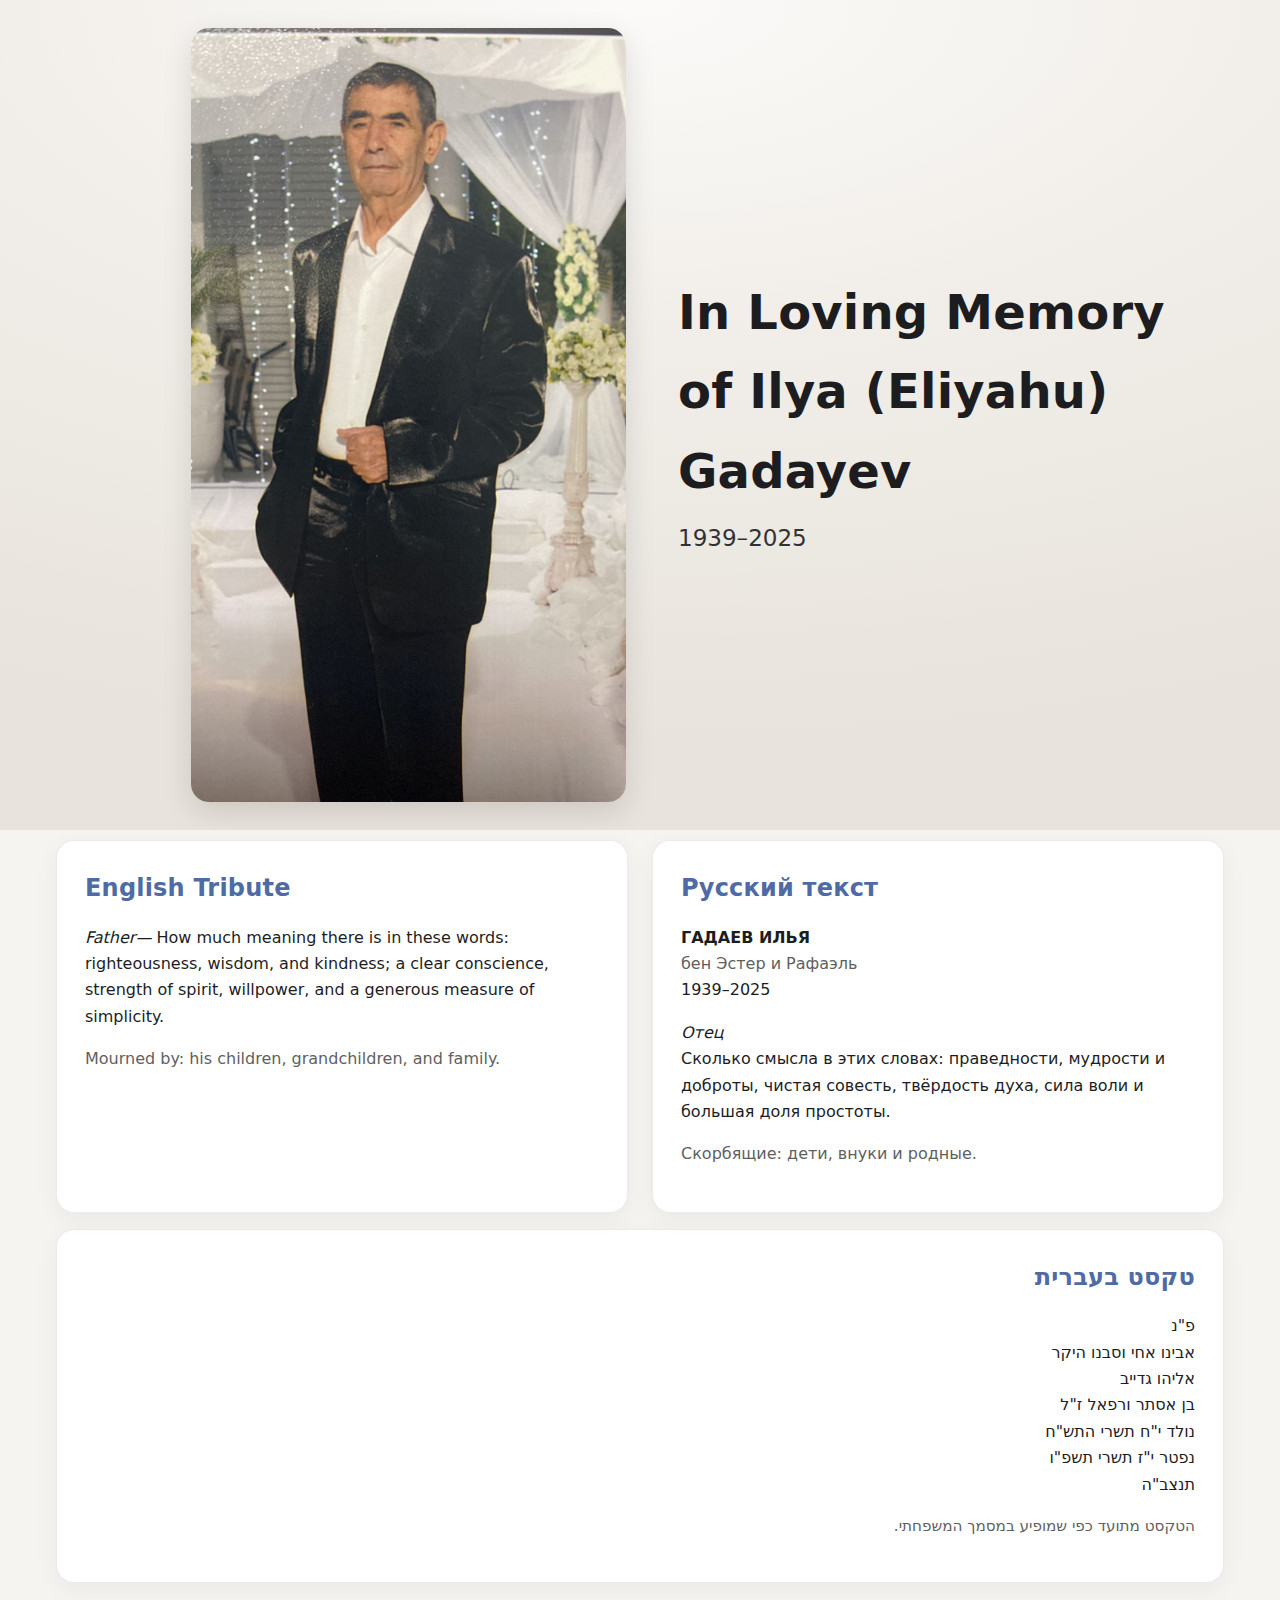
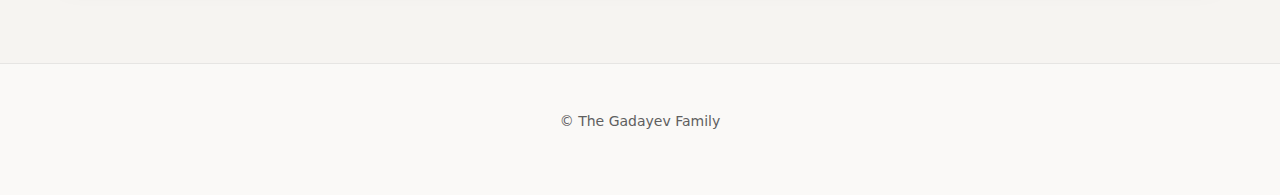
<file: index.html>
<!DOCTYPE html>
<html lang="en">
<head>
  <meta charset="UTF-8" />
  <meta name="viewport" content="width=device-width, initial-scale=1" />
  <title>In Loving Memory of Ilya (Eliyahu) Gadayev — 1939–2025</title>
  <meta name="description" content="A memorial page for Ilya (Eliyahu) Gadayev — beloved father, grandfather, and relative. 1939–2025." />

  <meta property="og:type" content="website">
  <meta property="og:title" content="In Loving Memory of Ilya (Eliyahu) Gadayev — 1939–2025">
  <meta property="og:description" content="Beloved father, grandfather, and relative. 1939–2025.">
  <meta property="og:image" content="og-portrait.png">
  <meta property="og:image:alt" content="Portrait of Ilya (Eliyahu) Gadayev">
  <meta name="twitter:card" content="summary_large_image">

  <link rel="preload" as="image" href="ilya-gadayev-hero.jpg">
  <link rel="stylesheet" href="styles.css" />
</head>
<body>
  <header class="hero-portrait" role="banner" aria-label="Memorial cover">
    <div class="hero-bg" aria-hidden="true"></div>
    <div class="hero-wrap">
      <figure class="hero-photo">
        <img src="ilya-gadayev-hero.jpg" alt="Full-length photo of Ilya (Eliyahu) Gadayev">
      </figure>
      <div class="hero-text">
        <h1>In Loving Memory of Ilya (Eliyahu) Gadayev</h1>
        <p class="dates">1939–2025</p>
      </div>
    </div>
  </header>

  <main>
    <section class="grid">
      <article class="block">
        <h2>English Tribute</h2>
        <p><em>Father—</em> How much meaning there is in these words: righteousness, wisdom, and kindness; a clear conscience, strength of spirit, willpower, and a generous measure of simplicity.</p>
        <p class="muted">Mourned by: his children, grandchildren, and family.</p>
      </article>

      <article class="block">
        <h2>Русский текст</h2>
        <p><strong>ГАДАЕВ ИЛЬЯ</strong><br><span class="muted">бен Эстер и Рафаэль</span><br>1939–2025</p>
        <p><em>Отец</em><br>
        Сколько смысла в этих словах: праведности, мудрости и доброты, чистая совесть, твёрдость духа, сила воли и большая доля простоты.</p>
        <p class="muted">Скорбящие: дети, внуки и родные.</p>
      </article>
    </section>

    <section class="block rtl full">
      <h2 lang="he" dir="rtl">טקסט בעברית</h2>
      <p lang="he" dir="rtl">פ&quot;נ<br>
      אבינו אחי וסבנו היקר<br>
      אליהו גדייב<br>
      בן אסתר ורפאל ז&quot;ל<br>
      נולד י&quot;ח תשרי התש&quot;ח<br>
      נפטר י&quot;ז תשרי תשפ&quot;ו<br>
      תנצב&quot;ה</p>
      <p class="note" dir="rtl" lang="he">הטקסט מתועד כפי שמופיע במסמך המשפחתי.</p>
    </section>
  </main>

  <footer class="foot">
    <p>© The Gadayev Family</p>
  </footer>
</body>
</html>
</file>
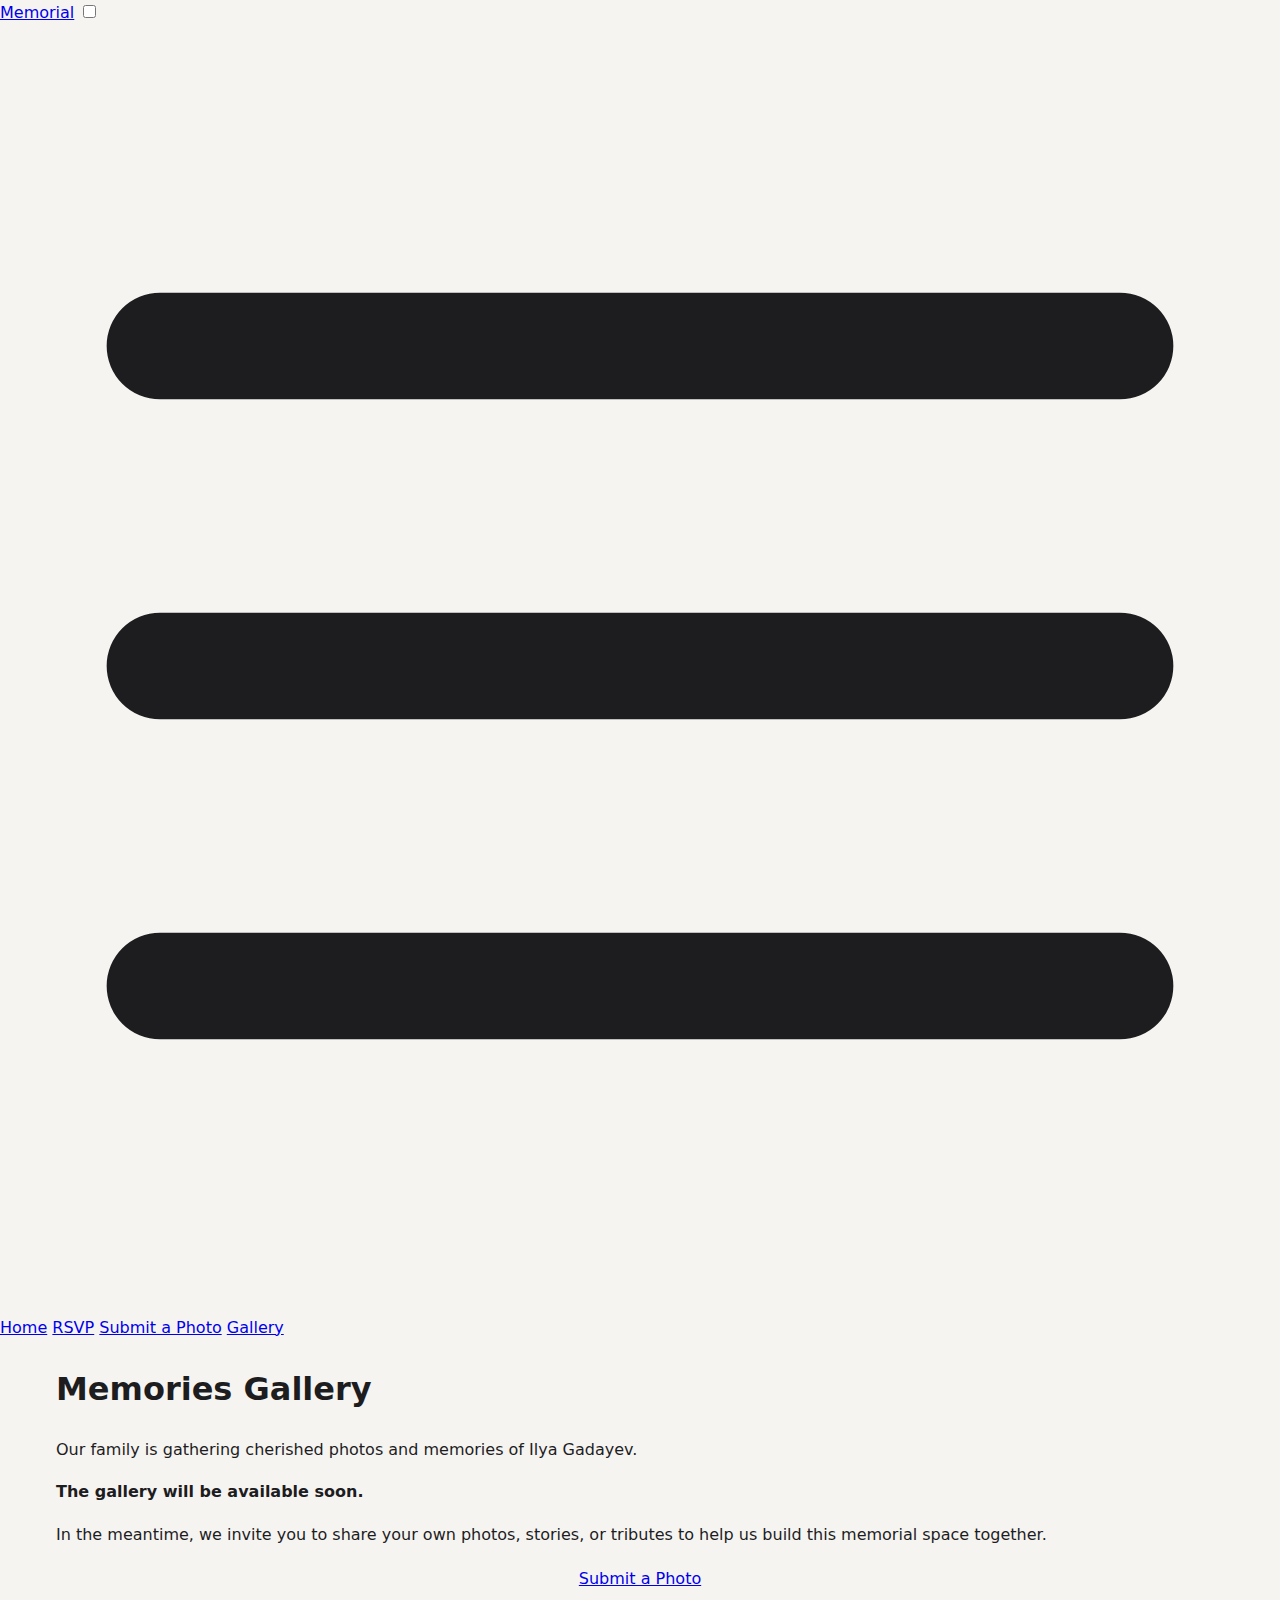
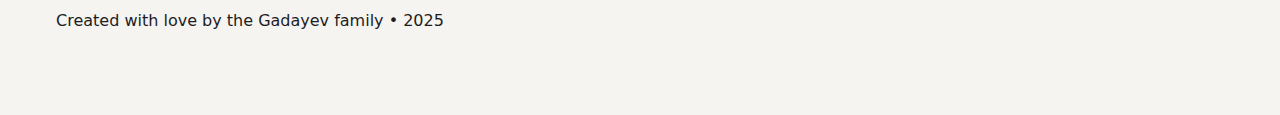
<file: gallery.html>
<!DOCTYPE html>
<html lang="en">
<head>
  <meta charset="UTF-8"/>
  <meta name="viewport" content="width=device-width, initial-scale=1"/>
  <title>Gallery • Ilya Gadayev Memorial</title>
  <link rel="icon" href="favicon.svg" type="image/svg+xml" />
  <meta name="description" content="Memories Gallery for Ilya Gadayev — coming soon. Share your photos and memories.">
  <link href="https://fonts.googleapis.com/css2?family=Playfair+Display:wght@500;700&family=Open+Sans&display=swap" rel="stylesheet">
  <link rel="stylesheet" href="styles.css">
</head>
<body>
  <!-- Header -->
  <header class="site-header">
    <nav class="navbar" aria-label="Primary">
      <a href="index.html" class="brand">Memorial</a>
      <input type="checkbox" id="nav-toggle" class="nav-toggle" aria-label="Toggle navigation">
      <label for="nav-toggle" class="burger" aria-hidden="true">
        <svg viewBox="0 0 24 24" fill="none" stroke="currentColor">
          <path d="M3 6h18M3 12h18M3 18h18" stroke-width="2" stroke-linecap="round"/>
        </svg>
      </label>
      <div class="nav-links">
        <a href="index.html">Home</a>
        <a href="rsvp.html">RSVP</a>
        <a href="submit-photo.html">Submit a Photo</a>
        <a href="gallery.html">Gallery</a>
      </div>
    </nav>
  </header>

  <main class="page">
    <h1>Memories Gallery</h1>
    <p>Our family is gathering cherished photos and memories of Ilya Gadayev.</p>
    <p><strong>The gallery will be available soon.</strong></p>
    <p>In the meantime, we invite you to share your own photos, stories, or tributes to help us build this memorial space together.</p>
    <p style="text-align:center;margin-top:18px;">
      <a href="submit-photo.html" class="btn">Submit a Photo</a>
    </p>
    <div class="footer">Created with love by the Gadayev family • 2025</div>
  </main>
</body>
</html>
</file>
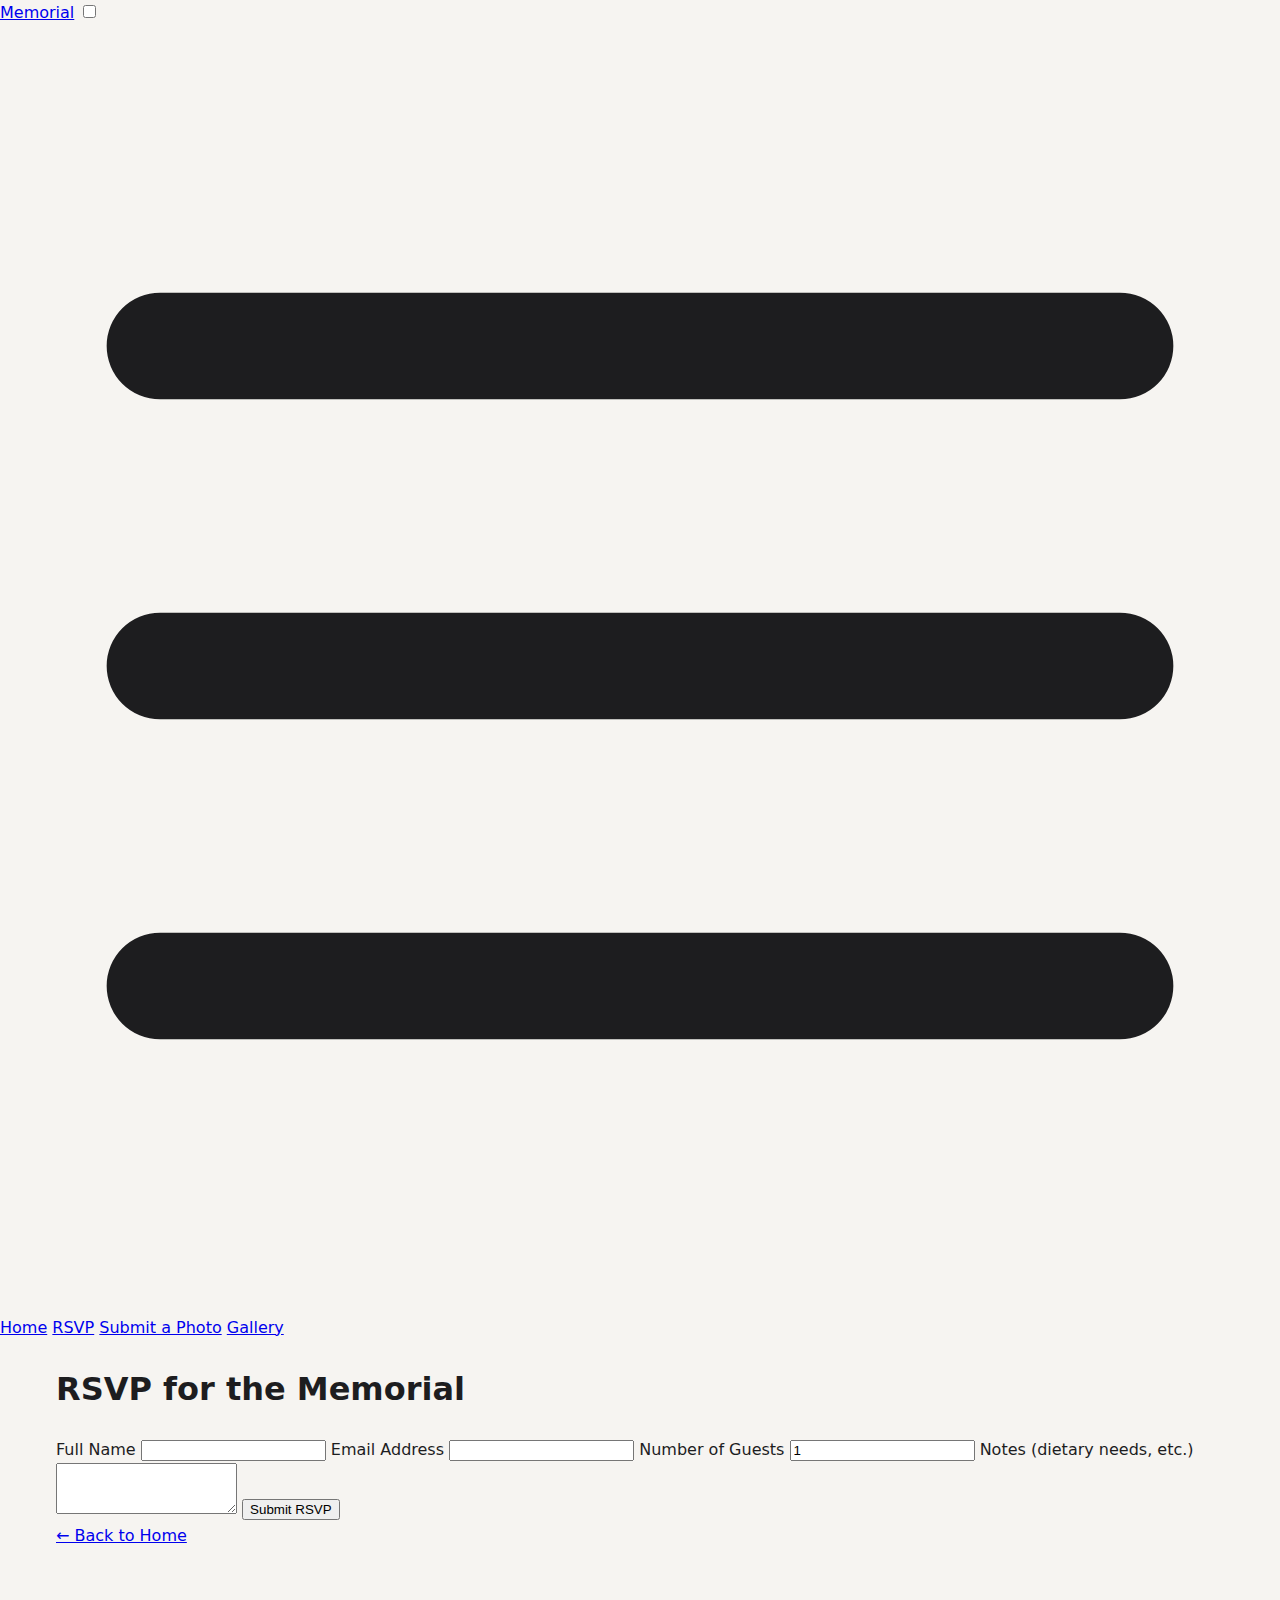
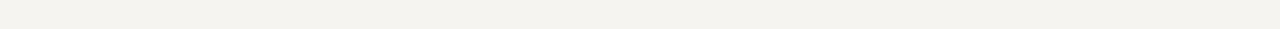
<file: rsvp.html>
<!DOCTYPE html>
<html lang="en">
<head>
  <meta charset="UTF-8"/>
  <meta name="viewport" content="width=device-width, initial-scale=1"/>
  <title>RSVP • Ilya Gadayev Memorial</title>

  <meta name="description" content="RSVP for the memorial service of Ilya Gadayev.">
  <meta property="og:title" content="In Memory of Ilya Gadayev">
  <meta property="og:description" content="Service: Nov 6, 2025 • 7 PM • Crystal, Briarwood, NY.">
  <meta property="og:type" content="website">
  <meta property="og:url" content="https://gadayev.chayev.com/">
  <meta property="og:image" content="https://gadayev.chayev.com/og-image-v2.jpg">
  <meta property="og:image:secure_url" content="https://gadayev.chayev.com/og-image-v2.jpg">
  <meta property="og:image:width" content="1200">
  <meta property="og:image:height" content="630">
  <meta name="twitter:card" content="summary_large_image">
  <meta name="twitter:title" content="In Memory of Ilya Gadayev">
  <meta name="twitter:description" content="Service: Nov 6, 2025 • 7 PM • Crystal, Briarwood, NY.">
  <meta name="twitter:image" content="https://gadayev.chayev.com/og-image-v2.jpg">

  <link rel="icon" href="favicon.svg" type="image/svg+xml" />
  <link href="https://fonts.googleapis.com/css2?family=Playfair+Display:wght@500;700&family=Open+Sans&display=swap" rel="stylesheet">
  <link rel="stylesheet" href="styles.css">
</head>
<body>
  <!-- Header -->
  <header class="site-header">
    <nav class="navbar" aria-label="Primary">
      <a href="index.html" class="brand">Memorial</a>
      <input type="checkbox" id="nav-toggle" class="nav-toggle" aria-label="Toggle navigation">
      <label for="nav-toggle" class="burger" aria-hidden="true">
        <svg viewBox="0 0 24 24" fill="none" stroke="currentColor">
          <path d="M3 6h18M3 12h18M3 18h18" stroke-width="2" stroke-linecap="round"/>
        </svg>
      </label>
      <div class="nav-links">
        <a href="index.html">Home</a>
        <a href="rsvp.html">RSVP</a>
        <a href="submit-photo.html">Submit a Photo</a>
        <a href="gallery.html">Gallery</a>
      </div>
    </nav>
  </header>

  <main class="page">
    <h1>RSVP for the Memorial</h1>
    <form action="https://formspree.io/f/myzbzawa" method="POST">
      <input type="text" name="_gotcha" style="display:none" aria-hidden="true">
      <label for="name">Full Name</label>
      <input id="name" name="name" required>
      <label for="email">Email Address</label>
      <input id="email" name="email" type="email" required>
      <label for="guests">Number of Guests</label>
      <input id="guests" name="guests" type="number" min="1" value="1" required>
      <label for="message">Notes (dietary needs, etc.)</label>
      <textarea id="message" name="message" rows="3"></textarea>
      <input type="hidden" name="_subject" value="Memorial RSVP">
      <input type="hidden" name="_template" value="table">
      <input type="hidden" name="_redirect" value="thanks.html">
      <button type="submit">Submit RSVP</button>
    </form>

    <div class="footer"><a href="index.html">← Back to Home</a></div>
  </main>
</body>
</html>
</file>
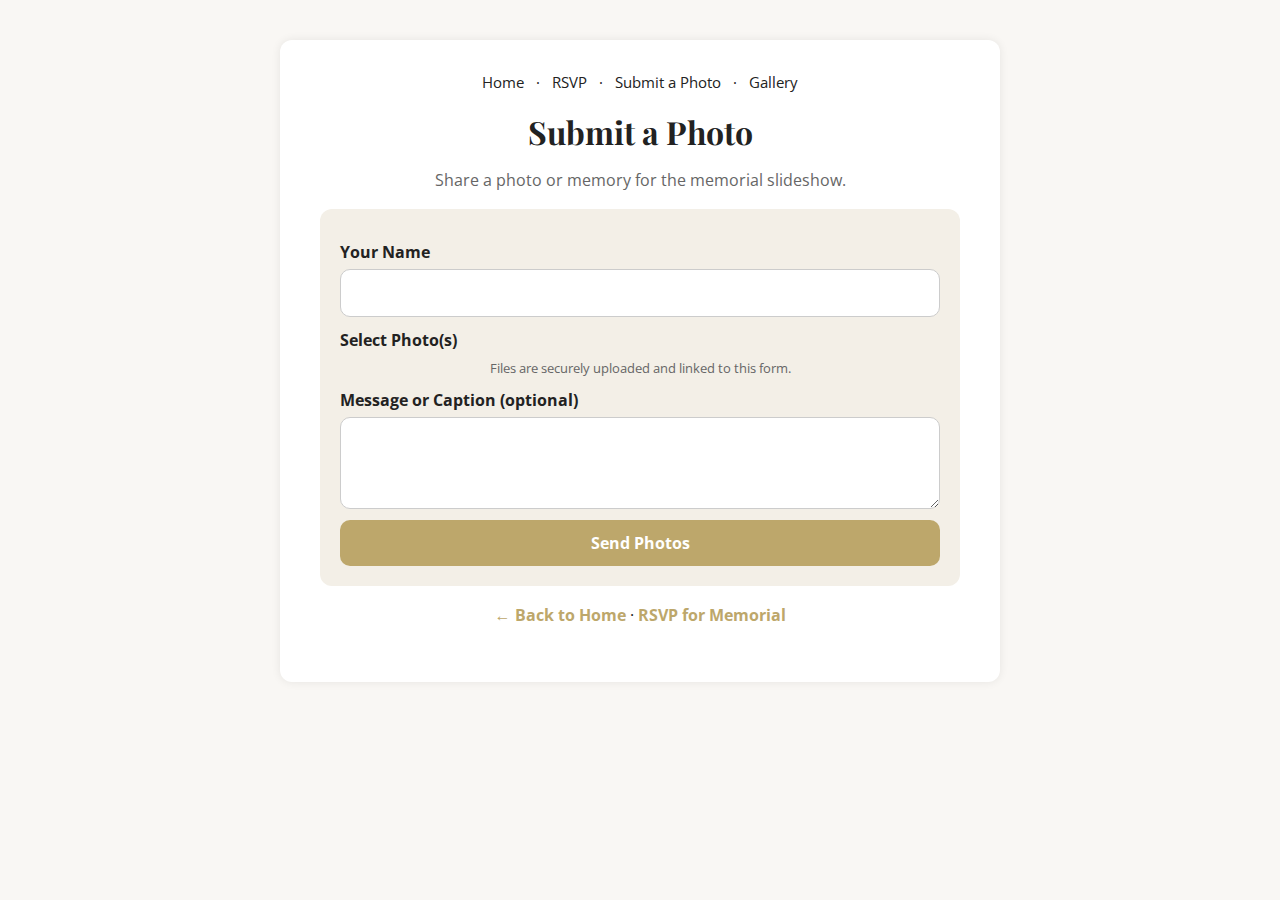
<file: submit-photo.html>
<!DOCTYPE html>
<html lang="en">
<head>
  <meta charset="UTF-8"/>
  <meta name="viewport" content="width=device-width, initial-scale=1"/>
  <title>Submit a Photo • Ilya Gadayev Memorial</title>
  <link rel="icon" href="favicon.svg" type="image/svg+xml" />
  <meta name="description" content="Submit photos or memories for Ilya Gadayev’s memorial slideshow." />
  <link href="https://fonts.googleapis.com/css2?family=Playfair+Display:wght@500;700&family=Open+Sans&display=swap" rel="stylesheet">
  <style>
    :root { --bg:#f9f7f4; --card:#fff; --ink:#222; --muted:#666; --accent:#bda76b; }
    *, *::before, *::after { box-sizing: border-box; }                /* ✅ Fix overflow */
    body{font-family:'Open Sans',sans-serif;background:var(--bg);color:var(--ink);margin:0}
    .wrap{max-width:720px;margin:40px auto 48px;background:var(--card);padding:40px;border-radius:12px;box-shadow:0 0 10px rgba(0,0,0,.08)}
    nav{ text-align:center; margin:-8px 0 18px; font-size:15px; }
    nav a{ color:inherit; text-decoration:none; margin:0 8px; }
    h1{ text-align:center; font-family:'Playfair Display',serif; margin:10px 0 10px; }
    .lead{ text-align:center; color:var(--muted); margin-bottom:18px; }
    form{background:#f3efe7;padding:20px;border-radius:12px}
    label{display:block;margin-top:12px;font-weight:700}
    input, textarea, button{
      width:100%; max-width:100%;                                     /* ✅ Prevent overflow */
      padding:12px; margin-top:6px; border:1px solid #ccc; border-radius:10px;
      font-family:'Open Sans',sans-serif; font-size:16px;
    }
    button{background:var(--accent);color:#fff;border:none;font-weight:700;cursor:pointer}
    button:hover{background:#a38f5f}
    .muted{font-size:13px;color:var(--muted);text-align:center;margin-top:8px}
    .back{text-align:center;margin-top:18px}
    .back a{color:var(--accent);text-decoration:none;font-weight:700}

    /* Uploadcare button & widget sizing on mobile */
    .uploadcare--widget, .uploadcare--button { width:100% !important; }
    .uploadcare--button { border-radius:10px !important; padding:12px 16px !important; font-weight:700 !important; }

    @media (max-width:600px){
      .wrap{ margin:20px 16px 32px; padding:28px; }
      form{ padding:16px; }
    }
  </style>
</head>
<body>
  <div class="wrap">
    <nav>
      <a href="index.html">Home</a> ·
      <a href="rsvp.html">RSVP</a> ·
      <a href="submit-photo.html">Submit a Photo</a> ·
      <a href="gallery.html">Gallery</a>
    </nav>

    <h1>Submit a Photo</h1>
    <p class="lead">Share a photo or memory for the memorial slideshow.</p>

    <form action="https://formspree.io/f/myzbzawa" method="POST">
      <input type="text" name="_gotcha" style="display:none" aria-hidden="true">
      <label for="name">Your Name</label>
      <input id="name" name="name" required>

      <label>Select Photo(s)</label>
      <input
        type="hidden"
        role="uploadcare-uploader"
        data-public-key="99b9379f77a21f99c743"
        data-multiple
        data-multiple-max="20"
        data-clearable
        data-images-only
        name="photo_urls"
      />
      <div class="muted">Files are securely uploaded and linked to this form.</div>

      <label for="caption">Message or Caption (optional)</label>
      <textarea id="caption" name="caption" rows="3"></textarea>

      <input type="hidden" name="_subject" value="Memorial Photo Submission">
      <input type="hidden" name="_template" value="table">
      <input type="hidden" name="_redirect" value="thanks.html">
      <button type="submit">Send Photos</button>
    </form>

    <script src="https://ucarecdn.com/libs/widget/3.x/uploadcare.full.min.js" defer></script>

    <div class="back">
      <p><a href="index.html">← Back to Home</a> · <a href="rsvp.html">RSVP for Memorial</a></p>
    </div>
  </div>
</body>
</html>
</file>
<file: styles.css>
/* Memorial styles with portrait-optimized hero */
:root{
  --bg: #f6f4f1;
  --text: #1d1d1f;
  --muted: #5f5f5f;
  --card: #ffffff;
  --accent: #4f6ba6;
  --border: rgba(0,0,0,.08);
}

*{box-sizing:border-box}
html,body{
  margin:0; padding:0;
  background: var(--bg);
  color: var(--text);
  font-family: ui-sans-serif, system-ui, -apple-system, Segoe UI, Roboto, Helvetica, Arial, 'Apple Color Emoji','Segoe UI Emoji';
  line-height:1.65;
  -webkit-font-smoothing: antialiased;
  text-rendering: optimizeLegibility;
}

/* === New hero optimized for vertical portrait === */
.hero-portrait{
  position:relative;
  width:100%;
  overflow:hidden;
  background: transparent;
  padding: clamp(16px, 4vw, 28px) 0;
}

.hero-bg{
  position:absolute;
  inset:0;
  background: radial-gradient(120% 90% at 50% 0%, #fbfaf8 0%, #f1eee9 45%, #e8e3dc 100%);
  z-index:0;
}

.hero-wrap{
  position:relative;
  z-index:1;
  max-width:1200px;
  margin: 0 auto;
  padding: 0 16px;
  display:grid;
  grid-template-columns: 1fr;
  gap: 16px;
  align-items:center;
}

.hero-photo{
  margin:0;
  display:flex;
  justify-content:center;
  align-items:center;
  min-height: 40vh;
}

.hero-photo img{
  max-height: 68vh;
  width: auto;
  height: auto;
  object-fit: contain;
  border-radius: 18px;
  box-shadow: 0 10px 30px rgba(0,0,0,.12);
  background: #fff;
}

.hero-text{
  text-align:center;
  padding: 4px 8px 0;
}

.hero-text h1{
  margin:0 0 8px;
  font-size: clamp(28px, 4.5vw, 48px);
  letter-spacing:.2px;
  font-weight:750;
}

.dates{
  margin:0;
  opacity:.9;
  font-size: clamp(16px, 2.1vw, 22px);
}

/* Content */
main{
  max-width:1200px;
  margin: 10px auto 80px;
  padding: 0 16px;
}

.grid{
  display:grid;
  grid-template-columns: 1fr;
  gap: 16px;
}

.block{
  background: var(--card);
  border: 1px solid var(--border);
  border-radius: 18px;
  padding: clamp(16px, 2.8vw, 28px);
  box-shadow: 0 6px 24px rgba(0,0,0,.05);
}

.block h2{
  margin:0 0 12px;
  font-size: clamp(18px, 2.4vw, 24px);
  color: var(--accent);
  letter-spacing:.2px;
}

.muted{ color: var(--muted);}
.note{ color: var(--muted); font-size: .95em; }

/* Hebrew right-to-left block */
.rtl{ direction: rtl; text-align: right; }
.full{ margin-top: 16px; }

.foot{
  text-align:center;
  color: var(--muted);
  font-size:14px;
  padding: 32px 0 48px;
  border-top: 1px solid var(--border);
  background: #faf9f7;
}

/* Desktop enhancements */
@media (min-width: 992px){
  .hero-wrap{
    grid-template-columns: 1fr 1fr; /* image | text */
    gap: 28px;
    min-height: 70vh;
  }
  .hero-photo{
    min-height: 70vh;
    justify-content:flex-end;
  }
  .hero-photo img{
    max-height: 86vh; /* show nearly full figure without cropping */
  }
  .hero-text{
    text-align:left;
    padding: 0 24px;
    display:flex;
    flex-direction:column;
    justify-content:center;
  }
  .dates{ font-size: clamp(18px, 1.8vw, 26px); }
  .grid{
    grid-template-columns: 1fr 1fr;
    gap: 24px;
  }
}
</file>
